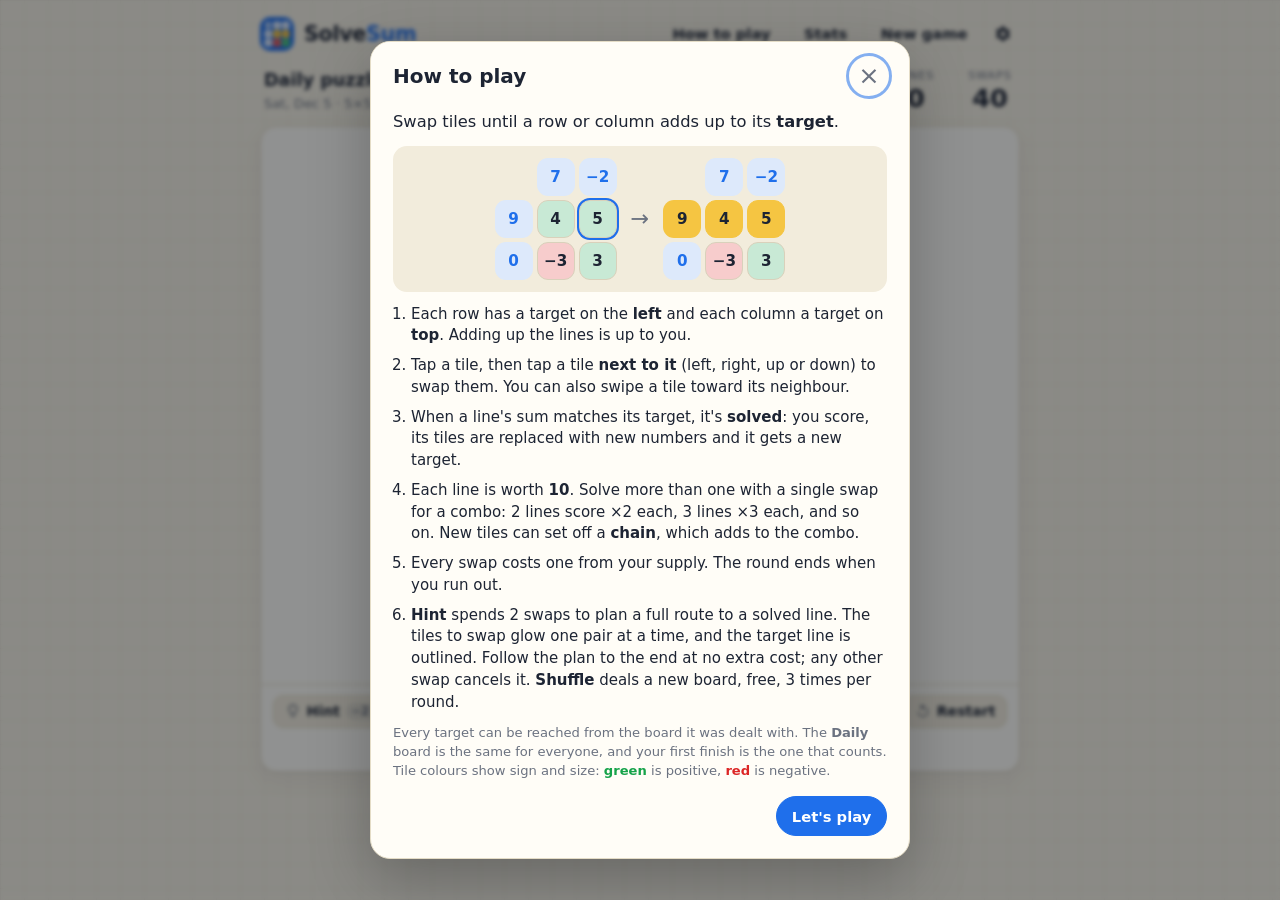
<file: public/index.html>
<!doctype html>
<html lang="en">
<head>
  <meta charset="utf-8">
  <meta name="viewport" content="width=device-width, initial-scale=1, viewport-fit=cover">
  <title>SolveSum — a daily number-swapping sum puzzle</title>
  <meta name="description" content="Swap neighbouring tiles until a row or column adds up to its target. Clear lines, chain combos and make every swap count. A new SolveSum puzzle every day.">
  <meta name="theme-color" content="#f6f1e3" media="(prefers-color-scheme: light)">
  <meta name="theme-color" content="#10151c" media="(prefers-color-scheme: dark)">
  <link rel="canonical" href="https://solvesum.tryonlinux.com/">

  <meta property="og:type" content="website">
  <meta property="og:site_name" content="SolveSum">
  <meta property="og:title" content="SolveSum">
  <meta property="og:description" content="Swap tiles, match the sums, clear the lines. A new number puzzle every day.">
  <meta property="og:url" content="https://solvesum.tryonlinux.com/">
  <meta property="og:image" content="https://solvesum.tryonlinux.com/og-image.png">
  <meta property="og:image:type" content="image/png">
  <meta property="og:image:width" content="1200">
  <meta property="og:image:height" content="630">
  <meta property="og:image:alt" content="A grid of green and red number tiles with target sums along the top and left edges">
  <meta name="twitter:card" content="summary_large_image">
  <meta name="twitter:title" content="SolveSum">
  <meta name="twitter:description" content="Swap tiles, match the sums, clear the lines. A new number puzzle every day.">
  <meta name="twitter:image" content="https://solvesum.tryonlinux.com/og-image.png">

  <link rel="icon" href="favicon.svg" type="image/svg+xml">
  <link rel="apple-touch-icon" href="apple-touch-icon.png">
  <link rel="manifest" href="site.webmanifest">
  <meta name="apple-mobile-web-app-title" content="SolveSum">
  <link rel="stylesheet" href="style.css">
  <script type="application/ld+json">
  {
    "@context": "https://schema.org",
    "@type": "VideoGame",
    "name": "SolveSum",
    "url": "https://solvesum.tryonlinux.com/",
    "image": "https://solvesum.tryonlinux.com/og-image.png",
    "description": "A number puzzle. Swap neighbouring tiles on a grid until a row or column adds up to the target shown beside it. Solved lines refresh and score points; solve several with one swap for a combo. A new daily puzzle for everyone, plus random games from 2×2 to 10×10.",
    "genre": ["Puzzle", "Educational"],
    "applicationCategory": "Game",
    "gamePlatform": "Web browser",
    "playMode": "SinglePlayer",
    "operatingSystem": "Any",
    "inLanguage": "en",
    "author": { "@type": "Person", "name": "Jordan Tryon" },
    "offers": { "@type": "Offer", "price": "0", "priceCurrency": "USD" }
  }
  </script>
</head>
<body>
  <header class="topbar">
    <a class="brand" href="./" aria-label="SolveSum home">
      <img class="brand-mark" src="favicon.svg" alt="" width="34" height="34">
      <span class="brand-word">Solve<b>Sum</b></span>
    </a>
    <nav class="topnav">
      <button class="btn ghost" data-open="help" aria-label="How to play"><span class="lbl-full">How to play</span><span class="lbl-short">Help</span></button>
      <button class="btn ghost" data-open="stats" aria-label="Stats">Stats</button>
      <button class="btn ghost" data-open="new" aria-label="New game"><span class="lbl-full">New game</span><span class="lbl-short">New</span></button>
      <button class="btn ghost icon-btn" data-open="settings" aria-label="Settings">
        <svg viewBox="0 0 24 24" width="18" height="18" aria-hidden="true"><path fill="currentColor" d="M19.14 12.94c.04-.3.06-.61.06-.94s-.02-.64-.07-.94l2.03-1.58a.49.49 0 0 0 .12-.61l-1.92-3.32a.49.49 0 0 0-.59-.22l-2.39.96a7.03 7.03 0 0 0-1.62-.94l-.36-2.54A.48.48 0 0 0 13.92 2h-3.84a.48.48 0 0 0-.48.41l-.36 2.54c-.59.24-1.13.56-1.62.94l-2.39-.96a.49.49 0 0 0-.59.22L2.72 8.47a.48.48 0 0 0 .12.61l2.03 1.58c-.05.3-.07.63-.07.94s.02.64.07.94l-2.03 1.58a.49.49 0 0 0-.12.61l1.92 3.32c.12.22.37.29.59.22l2.39-.96c.5.38 1.03.7 1.62.94l.36 2.54c.05.24.24.41.48.41h3.84c.24 0 .44-.17.47-.41l.36-2.54c.59-.24 1.13-.56 1.62-.94l2.39.96c.22.08.47 0 .59-.22l1.92-3.32a.48.48 0 0 0-.12-.61l-2.01-1.58ZM12 15.6A3.6 3.6 0 1 1 12 8.4a3.6 3.6 0 0 1 0 7.2Z"/></svg>
      </button>
    </nav>
  </header>

  <main class="wrap">
    <section class="hud">
      <div class="hud-name">
        <span id="hudTitle">Daily puzzle</span>
        <span class="muted small" id="hudSub"></span>
      </div>
      <div class="hud-stat"><span class="label">Score</span><strong id="hudScore">0</strong></div>
      <div class="hud-stat"><span class="label">Lines</span><strong id="hudLines">0</strong></div>
      <div class="hud-stat"><span class="label">Swaps</span><strong id="hudSwaps">0</strong></div>
    </section>

    <section class="card board-card">
      <div class="stage" id="stage">
        <div class="board" id="board">
          <div class="corner" aria-hidden="true">Σ</div>
          <div class="col-heads" id="colHeads" role="group" aria-label="Column targets"></div>
          <div class="row-heads" id="rowHeads" role="group" aria-label="Row targets"></div>
          <div class="tiles" id="tiles" role="group" aria-label="Tiles. Use arrow keys to move, Enter to pick a tile, then Enter on a neighbour to swap."></div>
        </div>
        <div class="float" id="float" aria-hidden="true"></div>
      </div>

      <div class="tools">
        <button class="tool" id="hintBtn">
          <svg viewBox="0 0 24 24" width="16" height="16" aria-hidden="true"><path fill="currentColor" d="M9 21h6v-1.5H9V21Zm3-19a7 7 0 0 0-4 12.74V17a1 1 0 0 0 1 1h6a1 1 0 0 0 1-1v-2.26A7 7 0 0 0 12 2Zm2.85 11.1-.85.6V16h-4v-2.3l-.85-.6a5 5 0 1 1 5.7 0Z"/></svg>
          Hint <span class="cost">−2 swaps</span>
        </button>
        <button class="tool" id="shuffleBtn">
          <svg viewBox="0 0 24 24" width="16" height="16" aria-hidden="true"><path fill="currentColor" d="M10.59 9.17 5.41 4 4 5.41l5.17 5.17 1.42-1.41ZM14.5 4l2.04 2.04L4 18.59 5.41 20 17.96 7.46 20 9.5V4h-5.5Zm.33 9.41-1.41 1.41 3.13 3.13L14.5 20H20v-5.5l-2.04 2.04-3.13-3.13Z"/></svg>
          Shuffle <span class="cost" id="shuffleLeft">3 left</span>
        </button>
        <span class="spacer"></span>
        <button class="tool" id="restartBtn">
          <svg viewBox="0 0 24 24" width="16" height="16" aria-hidden="true"><path fill="currentColor" d="M12 5V1L7 6l5 5V7a6 6 0 1 1-6 6H4a8 8 0 1 0 8-8Z"/></svg>
          <span id="restartLbl">Restart</span>
        </button>
      </div>
      <p class="msg" id="msg" aria-live="polite"></p>
    </section>

    <section class="card done-bar" id="doneBar" hidden>
      <div>
        <strong id="doneTitle">Out of swaps</strong>
        <div class="muted small" id="doneSub"></div>
      </div>
      <div class="inline">
        <button class="btn" data-open="finish">Results</button>
        <button class="btn primary" data-open="new">New game</button>
      </div>
    </section>

    <noscript><section class="card notfound"><p>SolveSum needs JavaScript to run.</p></section></noscript>
  </main>

  <footer class="foot">
    <span class="foot-group"><span>SolveSum</span><span class="sep" aria-hidden="true">·</span><span id="footGame"></span></span>
    <span class="sep foot-gsep" aria-hidden="true">·</span>
    <span class="foot-group"><a class="foot-link" href="https://github.com/tryonlinux/solvesum-web" target="_blank" rel="noopener noreferrer">
      <svg class="gh" viewBox="0 0 16 16" width="14" height="14" aria-hidden="true"><path fill="currentColor" d="M8 0C3.58 0 0 3.58 0 8c0 3.54 2.29 6.53 5.47 7.59.4.07.55-.17.55-.38 0-.19-.01-.82-.01-1.49-2.01.37-2.53-.49-2.69-.94-.09-.23-.48-.94-.82-1.13-.28-.15-.68-.52-.01-.53.63-.01 1.08.58 1.23.82.72 1.21 1.87.87 2.33.66.07-.52.28-.87.51-1.07-1.78-.2-3.64-.89-3.64-3.95 0-.87.31-1.59.82-2.15-.08-.2-.36-1.02.08-2.12 0 0 .67-.21 2.2.82.64-.18 1.32-.27 2-.27.68 0 1.36.09 2 .27 1.53-1.04 2.2-.82 2.2-.82.44 1.1.16 1.92.08 2.12.51.56.82 1.27.82 2.15 0 3.07-1.87 3.75-3.65 3.95.29.25.54.73.54 1.48 0 1.07-.01 1.93-.01 2.2 0 .21.15.46.55.38A8.012 8.012 0 0 0 16 8c0-4.42-3.58-8-8-8Z"/></svg>
      Source on GitHub
    </a></span>
    <a class="foot-link foot-also" href="https://par.tryonlinux.com/">Also try Par for the Curve ⛳</a>
    <p class="foot-support">Find this useful? You can support it with a <a href="https://buymeacoffee.com/tryomas" target="_blank" rel="noopener noreferrer">coffee</a>. Thanks!</p>
  </footer>

  <div class="toast" id="toast" role="status" aria-live="polite"></div>

  <!-- How to play -->
  <dialog id="dlg-help">
    <div class="dlg">
      <header><h2>How to play</h2><button class="x" data-close aria-label="Close">×</button></header>
      <p class="lead">Swap tiles until a row or column adds up to its <b>target</b>.</p>
      <div class="demo" aria-hidden="true">
        <div class="demo-grid">
          <span class="d-hdr"></span><span class="d-hdr">7</span><span class="d-hdr">−2</span>
          <span class="d-hdr">9</span><span class="d-tile pos">4</span><span class="d-tile pos d-sel">5</span>
          <span class="d-hdr">0</span><span class="d-tile neg">−3</span><span class="d-tile pos">3</span>
        </div>
        <div class="demo-arrow">→</div>
        <div class="demo-grid">
          <span class="d-hdr"></span><span class="d-hdr">7</span><span class="d-hdr">−2</span>
          <span class="d-hdr d-hit">9</span><span class="d-tile pos d-hit">4</span><span class="d-tile pos d-hit">5</span>
          <span class="d-hdr">0</span><span class="d-tile neg">−3</span><span class="d-tile pos">3</span>
        </div>
      </div>
      <ol class="steps">
        <li>Each row has a target on the <b>left</b> and each column a target on <b>top</b>. Adding up the lines is up to you.</li>
        <li>Tap a tile, then tap a tile <b>next to it</b> (left, right, up or down) to swap them. You can also swipe a tile toward its neighbour.</li>
        <li>When a line's sum matches its target, it's <b>solved</b>: you score, its tiles are replaced with new numbers and it gets a new target.</li>
        <li>Each line is worth <b>10</b>. Solve more than one with a single swap for a combo: 2 lines score ×2 each, 3 lines ×3 each, and so on. New tiles can set off a <b>chain</b>, which adds to the combo.</li>
        <li>Every swap costs one from your supply. The round ends when you run out.</li>
        <li><b>Hint</b> spends 2 swaps to plan a full route to a solved line. The tiles to swap glow one pair at a time, and the target line is outlined. Follow the plan to the end at no extra cost; any other swap cancels it. <b>Shuffle</b> deals a new board, free, 3 times per round.</li>
      </ol>
      <p class="fine">Every target can be reached from the board it was dealt with. The <b>Daily</b> board is the same for everyone, and your first finish is the one that counts. Tile colours show sign and size: <span class="c-pos">green</span> is positive, <span class="c-neg">red</span> is negative.</p>
      <div class="dlg-actions"><button class="btn primary" data-close>Let's play</button></div>
    </div>
  </dialog>

  <!-- Stats -->
  <dialog id="dlg-stats">
    <div class="dlg">
      <header><h2>Your stats</h2><button class="x" data-close aria-label="Close">×</button></header>
      <div class="stat-grid" id="statGrid"></div>
      <p class="center muted small" id="statNext"></p>
      <h3>Best by grid size</h3>
      <div class="size-bests" id="sizeBests"></div>
      <h3>Recent rounds</h3>
      <div id="recentRounds"></div>
      <p class="fine">Stats are saved in this browser only. They don't sync to your other devices.</p>
    </div>
  </dialog>

  <!-- New game -->
  <dialog id="dlg-new">
    <div class="dlg">
      <header><h2>New game</h2><button class="x" data-close aria-label="Close">×</button></header>
      <div class="option">
        <div>
          <strong>Daily puzzle</strong>
          <div class="muted small" id="dailyStatus">Same 5×5 board for everyone today.</div>
        </div>
        <button class="btn primary" id="playDaily">Play daily</button>
      </div>
      <div class="option">
        <div>
          <strong>Random game</strong>
          <div class="muted small">A new board, with a code you can share.</div>
        </div>
        <div class="inline">
          <div class="stepper" role="group" aria-label="Grid size">
            <button class="tool icon" id="sizeDown" aria-label="Smaller grid">−</button>
            <output id="sizeValue" aria-live="polite">6×6</output>
            <button class="tool icon" id="sizeUp" aria-label="Bigger grid">+</button>
          </div>
          <button class="btn" id="playRandom">Start</button>
        </div>
      </div>
      <form class="option" id="codeForm">
        <label for="codeInput"><strong>Game code</strong>
          <span class="muted small">Play a friend's board.</span></label>
        <div class="inline">
          <input id="codeInput" maxlength="11" placeholder="e.g. K3F9QZ-6" autocapitalize="characters" autocomplete="off" spellcheck="false">
          <button class="btn">Go</button>
        </div>
      </form>
      <div class="option subtle">
        <div>
          <strong>Current game</strong>
          <div class="muted small" id="currentGameInfo"></div>
        </div>
        <button class="btn ghost" id="copyLink">Copy link</button>
      </div>
    </div>
  </dialog>

  <!-- Settings -->
  <dialog id="dlg-settings">
    <div class="dlg">
      <header><h2>Settings</h2><button class="x" data-close aria-label="Close">×</button></header>
      <label class="option switch-row">
        <span><strong>Tile colours</strong><span class="muted small">Tint tiles green or red by sign and size.</span></span>
        <input type="checkbox" role="switch" class="switch" data-setting="colors">
      </label>
      <label class="option switch-row">
        <span><strong>Highlight swaps</strong><span class="muted small">Outline the tiles a selected tile can swap with.</span></span>
        <input type="checkbox" role="switch" class="switch" data-setting="moves">
      </label>
      <label class="option switch-row">
        <span><strong>Sound</strong><span class="muted small">Quiet clicks and chimes.</span></span>
        <input type="checkbox" role="switch" class="switch" data-setting="sound">
      </label>
    </div>
  </dialog>

  <!-- Round complete -->
  <dialog id="dlg-finish">
    <div class="dlg">
      <header><h2 id="finTitle">Round complete</h2><button class="x" data-close aria-label="Close">×</button></header>
      <div class="big-score"><strong id="finScore">0</strong><span class="muted">points</span></div>
      <p class="center muted" id="finLine"></p>
      <p class="center badge-line" id="finBadge" hidden></p>
      <pre class="emoji-card" id="finEmoji"></pre>
      <p class="center muted small" id="finNext"></p>
      <div class="dlg-actions">
        <button class="btn" id="shareBtn">Share result</button>
        <button class="btn ghost" data-open="stats">Stats</button>
        <button class="btn primary" data-open="new">New game</button>
      </div>
    </div>
  </dialog>

  <script src="game.js"></script>
</body>
</html>
</file>
<file: public/style.css>
:root {
  --bg: #f6f1e3;
  --surface: #fffdf7;
  --surface-2: #f2ecdc;
  --ink: #1d2433;
  --muted: #6b7280;
  --line: #e4dcc6;
  --accent: #1f6feb;
  --accent-hover: #1a5fcc;
  --accent-ink: #ffffff;
  --accent-soft: #dde9fb;
  --tile: #ffffff;
  --tile-edge: #d9d1bb;
  --pos: #16a34a;
  --neg: #dc2626;
  --tint-max: 78%;
  --select: #bfe0f5;
  --gold: #f5c542;
  --warn: #c2410c;
  --paper-line: rgba(29, 36, 51, 0.035);
  --radius: 16px;
  --shadow: 0 1px 2px rgba(29, 36, 51, 0.05), 0 8px 24px rgba(29, 36, 51, 0.06);
  --font: ui-rounded, "SF Pro Rounded", system-ui, -apple-system, "Segoe UI", Roboto, "Helvetica Neue", Arial, sans-serif;
  color-scheme: light;
}

@media (prefers-color-scheme: dark) {
  :root {
    --bg: #10151c;
    --surface: #171e27;
    --surface-2: #1d2631;
    --ink: #e7eaee;
    --muted: #97a1ae;
    --line: #293441;
    --accent: #5b9dff;
    --accent-hover: #74adff;
    --accent-ink: #06142b;
    --accent-soft: #18263a;
    --tile: #222c38;
    --tile-edge: #33404f;
    --pos: #22c55e;
    --neg: #ef4444;
    --tint-max: 45%;
    --select: #1f4a6e;
    --gold: #b98f1c;
    --warn: #fb923c;
    --paper-line: rgba(255, 255, 255, 0.025);
    --shadow: 0 1px 2px rgba(0, 0, 0, 0.3), 0 8px 24px rgba(0, 0, 0, 0.25);
    color-scheme: dark;
  }
}

* { box-sizing: border-box; }
[hidden] { display: none !important; }

html { -webkit-text-size-adjust: 100%; }

body {
  margin: 0;
  font-family: var(--font);
  font-size: 15px;
  line-height: 1.45;
  color: var(--ink);
  background-color: var(--bg);
  background-image:
    linear-gradient(var(--paper-line) 1px, transparent 1px),
    linear-gradient(90deg, var(--paper-line) 1px, transparent 1px);
  background-size: 24px 24px;
  min-height: 100vh;
  padding-inline: max(16px, env(safe-area-inset-left)) max(16px, env(safe-area-inset-right));
}

button, input, output { font: inherit; color: inherit; }

.muted { color: var(--muted); }
.small { font-size: 0.82rem; }
.center { text-align: center; }
.offscreen { position: fixed; left: -9999px; top: 0; opacity: 0; }

/* ---------- top bar ---------- */
.topbar {
  max-width: 760px;
  margin: 0 auto;
  display: flex;
  align-items: center;
  justify-content: space-between;
  gap: 12px;
  padding-block: max(14px, env(safe-area-inset-top)) 6px;
}
.brand {
  display: flex;
  align-items: center;
  gap: 10px;
  color: inherit;
  text-decoration: none;
  font-size: 1.3rem;
  font-weight: 700;
  letter-spacing: -0.02em;
  flex: none;
}
.brand b { color: var(--accent); }
.brand-mark { width: 34px; height: 34px; border-radius: 10px; display: block; }
.topnav { display: flex; gap: 2px; align-items: center; }
.lbl-short { display: none; }

/* ---------- buttons ---------- */
.btn {
  appearance: none;
  border: 1px solid var(--line);
  background: var(--surface);
  color: var(--ink);
  padding: 0.55em 1em;
  border-radius: 999px;
  cursor: pointer;
  font-weight: 600;
  font-size: 0.92rem;
  white-space: nowrap;
  transition: background-color 0.15s, border-color 0.15s, transform 0.08s;
}
.btn:hover { border-color: var(--muted); }
.btn:active { transform: translateY(1px); }
.btn:disabled { opacity: 0.45; cursor: not-allowed; transform: none; }
.btn.primary { background: var(--accent); border-color: var(--accent); color: var(--accent-ink); }
.btn.primary:hover { background: var(--accent-hover); border-color: var(--accent-hover); }
.btn.ghost { background: transparent; border-color: transparent; }
.btn.ghost:hover { background: var(--surface-2); border-color: var(--line); }
.icon-btn { display: inline-grid; place-items: center; padding: 0.5em; }
:focus-visible { outline: 3px solid color-mix(in srgb, var(--accent) 55%, transparent); outline-offset: 2px; }

/* ---------- layout ---------- */
.wrap {
  max-width: 760px;
  margin: 0 auto;
  display: grid;
  grid-template-columns: minmax(0, 1fr);
  gap: 12px;
  padding-block: 8px 20px;
}
.wrap > * { min-width: 0; }
.card {
  background: var(--surface);
  border: 1px solid var(--line);
  border-radius: var(--radius);
  box-shadow: var(--shadow);
}
.inline { display: flex; gap: 6px; align-items: center; flex-wrap: wrap; }

/* ---------- HUD ---------- */
.hud {
  display: grid;
  grid-template-columns: minmax(0, 1fr) repeat(3, auto);
  align-items: center;
  gap: 4px 22px;
  padding-inline: 4px;
}
.hud .label {
  display: block;
  font-size: 0.7rem;
  text-transform: uppercase;
  letter-spacing: 0.08em;
  color: var(--muted);
}
.hud strong { display: inline-block; font-size: 1.6rem; line-height: 1.1; font-variant-numeric: tabular-nums; }
.hud-name { display: flex; flex-direction: column; min-width: 0; }
.hud-name > span { white-space: nowrap; overflow: hidden; text-overflow: ellipsis; }
.hud-name > span:first-child { font-weight: 700; font-size: 1.1rem; }
.hud-stat { text-align: center; min-width: 52px; }
#hudSwaps.low { color: var(--warn); }
.bump { animation: bump 0.35s ease-out; }
@keyframes bump { 40% { transform: scale(1.25); color: var(--accent); } }

/* ---------- board ---------- */
.board-card { overflow: hidden; }
.stage {
  position: relative;
  display: flex;
  justify-content: center;
  padding: 16px 8px 12px;
}
.board {
  --n: 5;
  --cell: 56px;
  --gap: 5px;
  --font: 18px;
  display: grid;
  grid-template-columns: var(--cell) auto;
  grid-template-rows: var(--cell) auto;
  gap: var(--gap);
  font-variant-numeric: tabular-nums;
}
.corner {
  display: grid;
  place-items: center;
  color: var(--muted);
  font-size: calc(var(--font) * 1.1);
  opacity: 0.6;
}
.col-heads { display: grid; grid-template-columns: repeat(var(--n), var(--cell)); gap: var(--gap); }
.row-heads { display: grid; grid-template-rows: repeat(var(--n), var(--cell)); gap: var(--gap); }
.tiles {
  display: grid;
  grid-template-columns: repeat(var(--n), var(--cell));
  grid-auto-rows: var(--cell);
  gap: var(--gap);
  touch-action: none;
  user-select: none;
  -webkit-user-select: none;
}

.hdr {
  display: flex;
  flex-direction: column;
  align-items: center;
  justify-content: center;
  border-radius: calc(var(--cell) * 0.28);
  background: var(--accent-soft);
  color: var(--accent);
  font-size: var(--font);
  line-height: 1.05;
  transition: background-color 0.15s, box-shadow 0.15s;
}
.hdr-t { font-weight: 800; }
.hdr.long, .tile.long { font-size: calc(var(--font) * 0.88); letter-spacing: -0.05em; }
.hdr.goal { box-shadow: inset 0 0 0 2px var(--gold); background: color-mix(in srgb, var(--gold) 30%, var(--accent-soft)); }
.hdr.focus { box-shadow: inset 0 0 0 2px var(--accent); }
.hdr.hit { animation: hdrHit 0.48s ease-out; }
.hdr.fresh { animation: fresh 0.35s ease-out; }
@keyframes hdrHit {
  0%, 60% { background: var(--gold); color: var(--ink); transform: scale(1.08); }
}

.tile {
  --f: 0;
  --tint: var(--tile);
  appearance: none;
  display: grid;
  place-items: center;
  width: var(--cell);
  height: var(--cell);
  padding: 0;
  border: 1px solid var(--tile-edge);
  border-radius: calc(var(--cell) * 0.32);
  background: color-mix(in srgb, var(--tint) calc(var(--f) * var(--tint-max)), var(--tile));
  color: var(--ink);
  font-weight: 800;
  font-size: var(--font);
  letter-spacing: -0.02em;
  cursor: pointer;
  box-shadow: 0 1px 0 var(--tile-edge), 0 2px 4px rgba(29, 36, 51, 0.06);
  transition: background-color 0.2s, transform 0.12s, box-shadow 0.12s;
  -webkit-tap-highlight-color: transparent;
}
.tile.pos { --tint: var(--pos); }
.tile.neg { --tint: var(--neg); }
.tile:hover { transform: translateY(-1px); }
.tile.selected {
  background: var(--select);
  border-color: var(--accent);
  box-shadow: 0 0 0 3px color-mix(in srgb, var(--accent) 45%, transparent), 0 6px 14px rgba(29, 36, 51, 0.15);
  transform: translateY(-2px) scale(1.05);
  z-index: 1;
}
.tile.can-swap { border: 2px dashed var(--accent); }
.tile.hint { box-shadow: 0 0 0 3px var(--gold); animation: hint 1.1s ease-in-out infinite; z-index: 1; }
.tile.slide { animation: slide 0.16s ease-out; z-index: 2; }
.tile.hit { animation: tileHit 0.48s ease-out; }
.tile.fresh { animation: fresh 0.35s ease-out; }
.tile:disabled { cursor: default; transform: none; }
.board.done .tiles { opacity: 0.55; filter: saturate(0.6); }

@keyframes slide { from { transform: translate(var(--dx, 0), var(--dy, 0)); } }
@keyframes tileHit {
  0%, 55% { background: var(--gold); transform: scale(1.1); border-color: var(--gold); }
}
@keyframes fresh { from { transform: scale(0.5); opacity: 0; } }
@keyframes hint {
  50% { box-shadow: 0 0 0 4px var(--gold), 0 0 18px var(--gold); transform: scale(1.06); }
}
.tiles.shake { animation: shake 0.33s; }
@keyframes shake {
  25%, 75% { transform: translateX(6px); }
  50% { transform: translateX(-6px); }
}

.float {
  position: absolute;
  left: 50%;
  top: 42%;
  transform: translate(-50%, -50%);
  display: flex;
  flex-direction: column;
  align-items: center;
  pointer-events: none;
  opacity: 0;
  z-index: 5;
  text-shadow: 0 2px 10px var(--surface), 0 0 2px var(--surface);
}
.float strong { font-size: 2.6rem; font-weight: 900; color: var(--accent); line-height: 1; }
.float span { font-weight: 800; font-size: 1rem; color: var(--warn); text-transform: uppercase; letter-spacing: 0.06em; }
.float.show { animation: floatUp 1s ease-out; }
@keyframes floatUp {
  0% { opacity: 0; transform: translate(-50%, -30%) scale(0.7); }
  20% { opacity: 1; transform: translate(-50%, -50%) scale(1.05); }
  70% { opacity: 1; }
  100% { opacity: 0; transform: translate(-50%, -110%) scale(1); }
}

/* ---------- tools ---------- */
.tools {
  display: flex;
  align-items: center;
  gap: 8px;
  flex-wrap: wrap;
  padding: 10px 12px;
  border-top: 1px solid var(--line);
}
.spacer { flex: 1; }
.tool {
  appearance: none;
  display: inline-flex;
  align-items: center;
  gap: 6px;
  border: 1px solid var(--line);
  background: var(--surface-2);
  border-radius: 10px;
  padding: 0.4em 0.75em;
  cursor: pointer;
  font-weight: 600;
  font-size: 0.88rem;
  white-space: nowrap;
}
.tool:hover { border-color: var(--muted); }
.tool:disabled { opacity: 0.45; cursor: not-allowed; }
.tool svg { color: var(--muted); flex: none; }
.tool.icon { width: 34px; justify-content: center; padding: 0.35em 0; font-size: 1.1rem; }
.tool.armed { border-color: var(--warn); color: var(--warn); }
.tool.armed svg { color: var(--warn); }
.cost {
  font-size: 0.72rem;
  font-weight: 700;
  color: var(--muted);
  background: color-mix(in srgb, var(--muted) 14%, transparent);
  border-radius: 999px;
  padding: 0 0.5em;
}
.msg {
  margin: 0;
  padding: 0 14px 12px;
  min-height: 1.5em;
  text-align: center;
  color: var(--muted);
  font-size: 0.9rem;
}

.done-bar {
  display: flex;
  justify-content: space-between;
  align-items: center;
  gap: 12px;
  flex-wrap: wrap;
  padding: 12px 16px;
  background: var(--accent-soft);
  border-color: color-mix(in srgb, var(--accent) 30%, var(--line));
  animation: pop 0.35s ease-out;
}
@keyframes pop { from { transform: scale(0.97); opacity: 0; } to { transform: scale(1); opacity: 1; } }

/* ---------- footer ---------- */
.foot {
  max-width: 760px;
  margin: 0 auto;
  padding-block: 0 max(28px, env(safe-area-inset-bottom));
  display: flex;
  flex-wrap: wrap;
  justify-content: center;
  align-items: center;
  gap: 4px 0;
  text-align: center;
  font-size: 0.8rem;
  line-height: 1.4;
  color: var(--muted);
}
.foot .sep { margin-inline: 0.5em; }
.foot-group { display: inline-flex; flex-wrap: wrap; justify-content: center; align-items: center; }
.foot-also { flex-basis: 100%; justify-content: center; }
@media (max-width: 640px) {
  .foot-gsep { display: none; }
  .foot-group { flex-basis: 100%; }
}
.foot-link {
  color: inherit;
  text-decoration: none;
  display: inline-flex;
  align-items: center;
  gap: 5px;
  transition: color 0.15s;
}
.foot-link:hover { color: var(--ink); text-decoration: underline; text-decoration-color: var(--line); text-underline-offset: 3px; }
.foot .gh { flex: none; }
.foot-support { flex-basis: 100%; margin: 4px 0 0; }
.foot-support a { color: inherit; text-underline-offset: 3px; text-decoration-color: var(--line); }
.foot-support a:hover { color: var(--ink); }

/* ---------- toast ---------- */
.toast {
  position: fixed;
  left: 50%;
  bottom: max(20px, env(safe-area-inset-bottom));
  transform: translate(-50%, 20px);
  background: var(--ink);
  color: var(--bg);
  padding: 10px 16px;
  border-radius: 12px;
  font-size: 0.9rem;
  max-width: calc(100vw - 32px);
  opacity: 0;
  pointer-events: none;
  transition: opacity 0.2s, transform 0.2s;
  z-index: 50;
  text-align: center;
}
.toast.show { opacity: 1; transform: translate(-50%, 0); }

/* ---------- dialogs ---------- */
dialog {
  border: 1px solid var(--line);
  border-radius: 20px;
  padding: 0;
  width: min(540px, calc(100vw - 32px));
  max-height: calc(100dvh - 48px);
  overflow: auto;
  overscroll-behavior: contain;
  background: var(--surface);
  color: var(--ink);
  box-shadow: 0 20px 60px rgba(0, 0, 0, 0.25);
}
dialog::backdrop { background: rgba(10, 14, 20, 0.45); backdrop-filter: blur(2px); }
dialog[open] { animation: pop 0.2s ease-out; }
.dlg { padding: 20px 22px 22px; }
.dlg header {
  position: sticky;
  top: -20px;
  z-index: 2;
  display: flex;
  justify-content: space-between;
  align-items: center;
  margin: -20px -22px 10px;
  padding: 16px 22px 6px;
  background: var(--surface);
}
.dlg h2 { margin: 0; font-size: 1.25rem; }
.dlg h3 { margin: 18px 0 8px; font-size: 0.78rem; text-transform: uppercase; letter-spacing: 0.08em; color: var(--muted); }
.x {
  appearance: none;
  border: none;
  background: transparent;
  font-size: 1.6rem;
  line-height: 1;
  cursor: pointer;
  color: var(--muted);
  width: 36px;
  height: 36px;
  border-radius: 50%;
}
.x:hover { background: var(--surface-2); color: var(--ink); }
.lead { margin: 0 0 12px; font-size: 1.02rem; }
.steps { padding-left: 1.2em; margin: 12px 0 10px; }
.steps li { margin-bottom: 8px; }
.c-pos { color: var(--pos); font-weight: 700; }
.c-neg { color: var(--neg); font-weight: 700; }
.fine { color: var(--muted); font-size: 0.82rem; margin: 10px 0 0; }
.dlg-actions { display: flex; gap: 8px; justify-content: flex-end; flex-wrap: wrap; margin-top: 16px; }

.demo {
  display: flex;
  align-items: center;
  justify-content: center;
  gap: 14px;
  padding: 12px;
  border-radius: 14px;
  background: var(--surface-2);
}
.demo-arrow { font-size: 1.4rem; color: var(--muted); }
.demo-grid {
  display: grid;
  grid-template-columns: repeat(3, 38px);
  grid-auto-rows: 38px;
  gap: 4px;
  font-weight: 800;
  font-size: 0.95rem;
}
.demo-grid span { display: grid; place-items: center; border-radius: 11px; }
.d-hdr:not(:empty) { background: var(--accent-soft); color: var(--accent); }
.d-tile { border: 1px solid var(--tile-edge); background: var(--tile); }
.d-tile.pos { background: color-mix(in srgb, var(--pos) calc(0.3 * var(--tint-max)), var(--tile)); }
.d-tile.neg { background: color-mix(in srgb, var(--neg) calc(0.3 * var(--tint-max)), var(--tile)); }
.d-sel { box-shadow: 0 0 0 2px var(--accent); }
.demo-grid .d-hit { background: var(--gold); color: var(--ink); border-color: var(--gold); }

.option {
  display: flex;
  justify-content: space-between;
  align-items: center;
  gap: 12px;
  flex-wrap: wrap;
  padding: 12px 0;
  border-bottom: 1px solid var(--line);
  margin: 0;
}
.option:last-child { border-bottom: none; }
.option label, .switch-row > span { display: flex; flex-direction: column; }
.switch-row { cursor: pointer; flex-wrap: nowrap; }
.dlg input:not([type]) {
  border: 1px solid var(--line);
  background: var(--surface-2);
  border-radius: 10px;
  padding: 0.5em 0.75em;
  min-width: 0;
  width: 140px;
}
.dlg input:not([type]):focus { outline: none; border-color: var(--accent); }
#codeInput { text-transform: uppercase; letter-spacing: 0.06em; }
.stepper { display: inline-flex; align-items: center; gap: 4px; }
.stepper output { min-width: 3.4em; text-align: center; font-weight: 700; font-variant-numeric: tabular-nums; }

.switch {
  appearance: none;
  flex: none;
  position: relative;
  width: 46px;
  height: 28px;
  margin: 0;
  border-radius: 999px;
  background: var(--line);
  cursor: pointer;
  transition: background-color 0.18s;
}
.switch::after {
  content: "";
  position: absolute;
  top: 3px;
  left: 3px;
  width: 22px;
  height: 22px;
  border-radius: 50%;
  background: #fff;
  box-shadow: 0 1px 3px rgba(0, 0, 0, 0.25);
  transition: transform 0.18s;
}
.switch:checked { background: var(--accent); }
.switch:checked::after { transform: translateX(18px); }

.stat-grid { display: grid; grid-template-columns: repeat(4, minmax(0, 1fr)); gap: 8px; }
.stat {
  display: flex;
  flex-direction: column;
  align-items: center;
  padding: 10px 4px;
  border-radius: 12px;
  background: var(--surface-2);
  text-align: center;
}
.stat strong { font-size: 1.7rem; line-height: 1.1; font-variant-numeric: tabular-nums; }
.stat span { font-size: 0.72rem; color: var(--muted); }
#statNext { margin: 10px 0 0; }
.size-bests { display: grid; grid-template-columns: repeat(9, minmax(0, 1fr)); gap: 4px; }
.size-best {
  display: flex;
  flex-direction: column;
  align-items: center;
  padding: 6px 4px;
  border-radius: 10px;
  border: 1px solid var(--line);
  font-variant-numeric: tabular-nums;
}
.size-best span { font-size: 0.72rem; color: var(--muted); }
.size-best.none strong { color: var(--muted); font-weight: 500; }
.table-scroll { overflow-x: auto; max-height: 40vh; }
.rounds { width: 100%; border-collapse: collapse; font-variant-numeric: tabular-nums; font-size: 0.88rem; }
.rounds th { text-align: left; color: var(--muted); font-weight: 600; font-size: 0.74rem; text-transform: uppercase; letter-spacing: 0.05em; padding: 6px 8px; border-bottom: 1px solid var(--line); }
.rounds td { padding: 7px 8px; border-bottom: 1px solid var(--line); white-space: nowrap; }
.rounds .num { text-align: right; }
.rounds tr:last-child td { border-bottom: none; }
.empty { text-align: center; color: var(--muted); padding: 16px 0; margin: 0; }

.big-score { display: flex; justify-content: center; align-items: baseline; gap: 10px; margin: 6px 0 0; }
.big-score strong { font-size: 3.6rem; line-height: 1; font-variant-numeric: tabular-nums; color: var(--accent); }
.badge-line { font-weight: 700; color: var(--warn); margin: 4px 0 0; }
.emoji-card {
  text-align: center;
  font-size: 1.15rem;
  line-height: 1.35;
  letter-spacing: 0.08em;
  margin: 10px 0;
  font-family: inherit;
  white-space: pre-wrap;
}
#finLine, #finNext { margin: 6px 0 0; }

/* ---------- confetti ---------- */
.confetti { position: fixed; inset: 0; pointer-events: none; overflow: hidden; z-index: 60; }
.confetti span {
  position: absolute;
  top: -16px;
  width: 8px;
  height: 12px;
  border-radius: 2px;
  animation: fall var(--d, 2s) cubic-bezier(0.25, 0.4, 0.6, 1) forwards;
}
@keyframes fall {
  to { transform: translate(var(--x, 0), 105vh) rotate(var(--r, 360deg)); opacity: 0.8; }
}

/* ---------- small screens ---------- */
@media (max-width: 640px) {
  .topbar { padding-block: max(10px, env(safe-area-inset-top)) 2px; gap: 6px; }
  .brand { font-size: 1.1rem; gap: 8px; }
  .brand-mark { width: 28px; height: 28px; border-radius: 8px; }
  .topnav .btn { padding-inline: 0.55em; font-size: 0.82rem; }
  .hud { gap: 2px 12px; }
  .hud .label { font-size: 0.62rem; letter-spacing: 0.06em; }
  .hud strong { font-size: 1.25rem; }
  .hud-name > span:first-child { font-size: 0.95rem; }
  .hud-name > span:last-child { font-size: 0.74rem; }
  .hud-stat { min-width: 36px; }
  .stage { padding: 12px 4px 10px; }
  .tools { gap: 6px; padding: 8px 10px; }
  .tool { padding: 0.35em 0.6em; font-size: 0.82rem; }
  .stat-grid { grid-template-columns: repeat(2, minmax(0, 1fr)); }
  .size-bests { grid-template-columns: repeat(5, minmax(0, 1fr)); }
  .option > .btn { width: 100%; }
  .dlg { padding: 16px 16px 18px; }
  .dlg header { top: -16px; margin: -16px -16px 8px; padding: 12px 16px 6px; }
  .steps { font-size: 0.9rem; padding-left: 1.1em; }
  .steps li { margin-bottom: 6px; }
  .demo { gap: 8px; padding: 8px; }
  .demo-grid { grid-template-columns: repeat(3, 32px); grid-auto-rows: 32px; font-size: 0.85rem; }
}

@media (max-width: 470px) {
  .lbl-full { display: none; }
  .lbl-short { display: inline; }
  .cost { display: none; }
}

@media (max-width: 345px) {
  .brand-word { display: none; }
}

/* Landscape phones: buttons beside the board so everything fits one screen. */
@media (max-height: 540px) and (orientation: landscape) {
  .topbar { padding-block: max(6px, env(safe-area-inset-top)) 0; }
  .brand { font-size: 1.05rem; }
  .brand-mark { width: 26px; height: 26px; border-radius: 8px; }
  .topnav .btn { padding-block: 0.35em; font-size: 0.82rem; }
  .wrap { gap: 6px; padding-block: 4px 12px; }
  .hud strong { font-size: 1.15rem; }
  .hud .label { font-size: 0.6rem; }
  .hud-name > span:first-child { font-size: 0.95rem; }
  .board-card { display: grid; grid-template-columns: minmax(0, 1.5fr) minmax(170px, 1fr); align-items: center; }
  .stage { grid-row: 1 / span 2; padding: 10px 6px; }
  .tools { flex-direction: column; align-items: stretch; border-top: none; align-self: end; }
  .tools .spacer { display: none; }
  .tool { justify-content: center; }
  .msg { align-self: start; padding-top: 4px; }
}

@media (prefers-reduced-motion: reduce) {
  *, *::before, *::after { animation-duration: 0.001ms !important; animation-iteration-count: 1 !important; transition-duration: 0.001ms !important; }
}

/* ---------- 404 ---------- */
.notfound { text-align: center; padding: 56px 20px; }
.notfound h1 { font-size: 1.9rem; margin: 0 0 6px; letter-spacing: -0.01em; }
.notfound p { margin: 0 0 20px; }
.notfound .btn { display: inline-block; text-decoration: none; }
</file>
